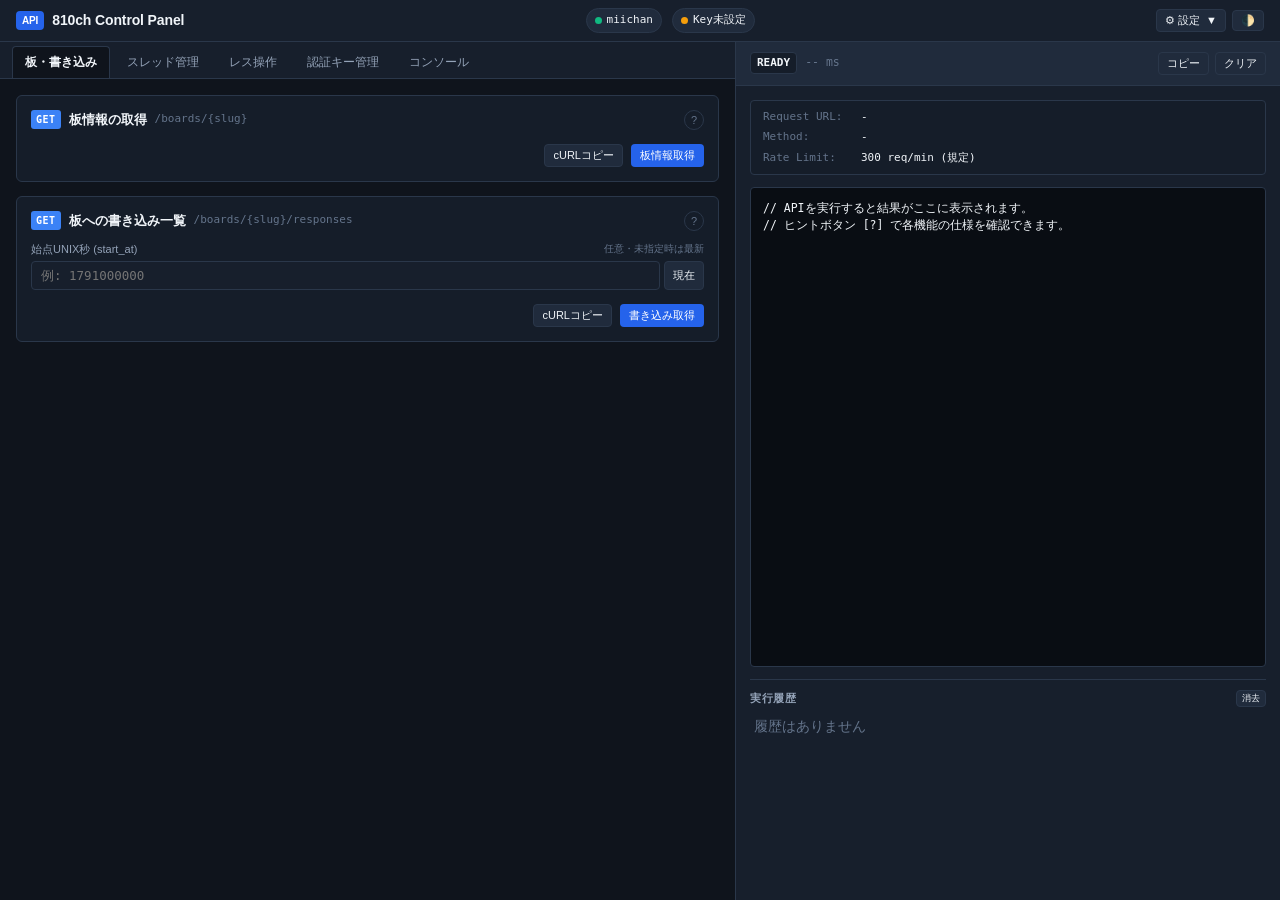
<file: docs/index.html>
<!DOCTYPE html>
<html lang="ja" data-theme="dark">
<head>
  <meta charset="utf-8">
  <meta name="viewport" content="width=device-width, initial-scale=1">
  <title>810ch API Control Panel</title>
  <link rel="stylesheet" href="style.css">
</head>
<body>

  <!-- Top Header / Utility Bar -->
  <header>
    <div class="top-bar">
      <div class="brand">
        <span class="brand-badge">API</span>
        <span class="brand-title">810ch Control Panel</span>
      </div>

      <div class="quick-status">
        <div class="status-pill" id="pill-board-info" title="現在の板スラグ">
          <span class="status-dot active"></span>
          <span id="label-current-slug">miichan</span>
        </div>
        <div class="status-pill" id="pill-auth-status" title="APIキー設定状況">
          <span class="status-dot warn" id="dot-auth"></span>
          <span id="label-auth-status">Key未設定</span>
        </div>
      </div>

      <div class="top-actions">
        <button class="btn btn-secondary btn-sm" id="btn-toggle-config" title="API接続設定の開閉">
          ⚙ 設定 <span id="config-caret">▼</span>
        </button>
        <button class="btn btn-secondary btn-sm" id="btn-toggle-theme" title="ダーク/ライト切り替え">
          🌓
        </button>
      </div>
    </div>

    <!-- Collapsible Settings Panel -->
    <div class="config-drawer hidden" id="config-drawer">
      <div class="field">
        <label>Base URL</label>
        <input type="text" id="cfg-base-url" value="https://810ch.yajuvideo.st/api/v1">
      </div>
      <div class="field">
        <label>Board Slug (板)</label>
        <input type="text" id="cfg-slug" value="miichan">
      </div>
      <div class="field">
        <label>API Key (810ch_miichan_xxxx...)</label>
        <div class="input-with-button">
          <input type="password" id="cfg-api-key" placeholder="BearerキーまたはX-API-Key">
          <button class="btn btn-secondary btn-sm" id="btn-toggle-key-visibility" type="button">👁</button>
        </div>
      </div>
      <div class="field">
        <label>認証ヘッダー方式</label>
        <select id="cfg-auth-type">
          <option value="bearer">Authorization: Bearer &lt;Key&gt;</option>
          <option value="header">X-API-Key: &lt;Key&gt;</option>
        </select>
      </div>
      <div class="field">
        <label>CORSプロキシ (ブラウザ制限回避)</label>
        <select id="cfg-cors-preset">
          <option value="none">使用しない (直接通信)</option>
          <option value="localhost">🧅 ローカルTorプロキシ (http://localhost:8080/?url=)</option>
          <option value="custom">カスタムURL (Cloudflare Worker等)</option>
        </select>
      </div>
      <div class="field" id="wrap-cors-custom" style="display:none;">
        <label>プロキシURLプレフィックス</label>
        <input type="text" id="cfg-cors-proxy" placeholder="例: http://localhost:8080/?url=" value="">
      </div>
      <div class="field" style="justify-content: flex-end;">
        <label>&nbsp;</label>
        <div style="display:flex; gap:6px;">
          <button class="btn btn-primary btn-sm" id="btn-save-config">保存</button>
          <button class="btn btn-secondary btn-sm" id="btn-clear-key">キー消去</button>
        </div>
      </div>
    </div>
  </header>

  <!-- Main Container -->
  <div class="app-container">
    
    <!-- Left: Operations & Tabs -->
    <main class="pane-ops">
      <nav class="tabs-bar" role="tablist">
        <button class="tab-btn active" data-tab="tab-board">板・書き込み</button>
        <button class="tab-btn" data-tab="tab-threads">スレッド管理</button>
        <button class="tab-btn" data-tab="tab-responses">レス操作</button>
        <button class="tab-btn" data-tab="tab-keys">認証キー管理</button>
        <button class="tab-btn" data-tab="tab-raw">コンソール</button>
      </nav>

      <div class="tab-content">
        
        <!-- Tab 1: 板・書き込み -->
        <section class="tab-panel active" id="tab-board">
          <!-- 1. 板情報の取得 -->
          <div class="action-card">
            <div class="action-card-header">
              <div class="action-title-group">
                <span class="badge-method get">GET</span>
                <span class="action-title">板情報の取得</span>
                <span class="action-endpoint">/boards/{slug}</span>
              </div>
              <button class="btn-hint" data-hint="hint-board-info" title="仕様ヒント">?</button>
            </div>
            <div class="hint-box hidden" id="hint-board-info">
              <div>板の基本情報（タイトル、設定、スレ数など）を取得します。</div>
              <pre>curl -H "Authorization: Bearer $KEY" https://810ch.yajuvideo.st/api/v1/boards/{slug}</pre>
            </div>
            <div class="action-row">
              <button class="btn btn-secondary btn-sm btn-copy-curl" data-target="get-board">cURLコピー</button>
              <button class="btn btn-primary btn-sm btn-exec" id="btn-get-board">板情報取得</button>
            </div>
          </div>

          <!-- 2. 板への書き込み一覧 -->
          <div class="action-card">
            <div class="action-card-header">
              <div class="action-title-group">
                <span class="badge-method get">GET</span>
                <span class="action-title">板への書き込み一覧</span>
                <span class="action-endpoint">/boards/{slug}/responses</span>
              </div>
              <button class="btn-hint" data-hint="hint-board-responses" title="仕様ヒント">?</button>
            </div>
            <div class="hint-box hidden" id="hint-board-responses">
              <div>最大50件の書き込みを取得。通常削除済みは除外されます。管理用情報（IP, UA, tuid等）も含まれます。</div>
              <div><code>start_at</code>: 始点unix秒。指定時刻以降を時系列で取得。未指定時は最新50件。</div>
              <pre>curl -H "Authorization: Bearer $KEY" "https://810ch.yajuvideo.st/api/v1/boards/{slug}/responses?start_at=1791000000"</pre>
            </div>
            <div class="form-grid">
              <div class="field">
                <label>始点UNIX秒 (start_at) <span class="opt">任意・未指定時は最新</span></label>
                <div class="input-with-button">
                  <input type="number" id="input-board-start-at" placeholder="例: 1791000000">
                  <button class="btn btn-secondary btn-sm" id="btn-set-now-unix" title="現在時刻(秒)を設定">現在</button>
                </div>
              </div>
            </div>
            <div class="action-row">
              <button class="btn btn-secondary btn-sm btn-copy-curl" data-target="get-board-responses">cURLコピー</button>
              <button class="btn btn-primary btn-sm btn-exec" id="btn-get-board-responses">書き込み取得</button>
            </div>
          </div>
        </section>

        <!-- Tab 2: スレッド管理 -->
        <section class="tab-panel" id="tab-threads">
          <!-- スレ一覧取得 -->
          <div class="action-card">
            <div class="action-card-header">
              <div class="action-title-group">
                <span class="badge-method get">GET</span>
                <span class="action-title">スレッド一覧</span>
                <span class="action-endpoint">/boards/{slug}/threads</span>
              </div>
              <button class="btn-hint" data-hint="hint-threads-list" title="仕様ヒント">?</button>
            </div>
            <div class="hint-box hidden" id="hint-threads-list">
              <div>スレッド一覧をページネーションで取得します。</div>
              <div><code>page</code>: ページ番号 (初期値: 1) / <code>per_page</code>: 1ページの件数 (初期値: 20, 最大: 100)</div>
              <pre>curl -H "Authorization: Bearer $KEY" "https://810ch.yajuvideo.st/api/v1/boards/{slug}/threads?page=1&per_page=20"</pre>
            </div>
            <div class="form-grid">
              <div class="field">
                <label>ページ (page)</label>
                <input type="number" id="input-threads-page" value="1" min="1">
              </div>
              <div class="field">
                <label>件数 (per_page) <span class="opt">最大100</span></label>
                <input type="number" id="input-threads-per-page" value="20" min="1" max="100">
              </div>
            </div>
            <div class="action-row">
              <button class="btn btn-secondary btn-sm btn-copy-curl" data-target="get-threads">cURLコピー</button>
              <button class="btn btn-primary btn-sm btn-exec" id="btn-get-threads">スレ一覧取得</button>
            </div>
          </div>

          <!-- スレ詳細 & 操作 -->
          <div class="action-card">
            <div class="action-card-header">
              <div class="action-title-group">
                <span class="action-title">特定スレッドの取得 & 制御</span>
                <span class="action-endpoint">/threads/{thread_key}</span>
              </div>
              <button class="btn-hint" data-hint="hint-thread-control" title="仕様ヒント">?</button>
            </div>
            <div class="hint-box hidden" id="hint-thread-control">
              <div><code>thread_key</code> はスレURL末尾の10桁（識別キー）です。</div>
              <div><b>スレ詳細取得</b>: GET /api/v1/boards/{slug}/threads/{thread_key}?page=1&per_page=20</div>
              <div><b>強制sage</b>: POSTで有効化、DELETEで解除</div>
              <div><b>スレスト</b>: POSTで書き込み停止、DELETEで停止解除</div>
              <div><b>スレッド削除</b>: DELETEでスレッドを完全削除（警告あり）</div>
            </div>
            <div class="form-grid">
              <div class="field" style="grid-column: 1 / -1;">
                <label>スレッドキー (thread_key) <span class="opt">10桁</span></label>
                <input type="text" id="input-thread-key" placeholder="例: 1712345678">
              </div>
              <div class="field">
                <label>レス一覧ページ (page)</label>
                <input type="number" id="input-thread-page" value="1" min="1">
              </div>
              <div class="field">
                <label>レス取得件数 (per_page)</label>
                <input type="number" id="input-thread-per-page" value="20" min="1" max="100">
              </div>
            </div>

            <!-- 操作ボタングリッド -->
            <div style="display:flex; flex-wrap:wrap; gap:6px; margin-top:6px; justify-content:space-between; align-items:center;">
              <div style="display:flex; gap:6px; flex-wrap:wrap;">
                <button class="btn btn-primary btn-sm btn-exec" id="btn-get-thread-detail">
                  <span class="badge-method get" style="font-size:9px;">GET</span> 詳細・レス取得
                </button>
                <button class="btn btn-secondary btn-sm btn-copy-curl" data-target="get-thread-detail">cURL</button>
              </div>

              <!-- 折りたたみ可能な管理アクション -->
              <div style="display:flex; gap:6px; flex-wrap:wrap;">
                <button class="btn btn-secondary btn-sm" id="btn-post-forcesage" title="スレッドを強制sage状態にします">
                  <span class="badge-method post" style="font-size:9px;">POST</span> 強制sage
                </button>
                <button class="btn btn-secondary btn-sm" id="btn-delete-forcesage" title="強制sageを解除します">
                  <span class="badge-method delete" style="font-size:9px;">DEL</span> sage解除
                </button>
                <button class="btn btn-secondary btn-sm" id="btn-post-threadstop" title="スレッドの書き込みを停止します">
                  <span class="badge-method post" style="font-size:9px;">POST</span> スレスト
                </button>
                <button class="btn btn-secondary btn-sm" id="btn-delete-threadstop" title="スレストを解除します">
                  <span class="badge-method delete" style="font-size:9px;">DEL</span> スレスト解除
                </button>
                <button class="btn btn-danger btn-sm" id="btn-delete-thread" title="スレッド全体を削除します">
                  <span class="badge-method delete" style="font-size:9px;">DEL</span> スレ削除
                </button>
              </div>
            </div>
          </div>
        </section>

        <!-- Tab 3: レス操作 -->
        <section class="tab-panel" id="tab-responses">
          <!-- レス取得 & 削除 -->
          <div class="action-card">
            <div class="action-card-header">
              <div class="action-title-group">
                <span class="action-title">単一レスの取得・削除</span>
                <span class="action-endpoint">.../threads/{thread_key}/responses/{number}</span>
              </div>
              <button class="btn-hint" data-hint="hint-res-ops" title="仕様ヒント">?</button>
            </div>
            <div class="hint-box hidden" id="hint-res-ops">
              <div><b>単一レス取得</b>: IP, UA, 認証キー等の管理用情報を含むレス情報を取得。</div>
              <div><b>透明削除 (DELETE)</b>: 掲示板上で番号が繰り上がり、痕跡を残さず削除。</div>
              <div><b>通常削除 / aborn (POST .../aborn)</b>: 本文を「あぼーん（削除文言）」で上書き。削除理由（reason）を記録可能。</div>
              <pre># 通常削除 (aborn)
curl -X POST -H "Authorization: Bearer $KEY" -d "reason=スパム" https://810ch.yajuvideo.st/api/v1/boards/{slug}/threads/{thread_key}/responses/{number}/aborn

# 透明削除
curl -X DELETE -H "Authorization: Bearer $KEY" https://810ch.yajuvideo.st/api/v1/boards/{slug}/threads/{thread_key}/responses/{number}</pre>
            </div>

            <div class="form-grid">
              <div class="field">
                <label>スレッドキー (thread_key)</label>
                <input type="text" id="input-res-thread-key" placeholder="10桁スレキー">
              </div>
              <div class="field">
                <label>レス番号 (number)</label>
                <input type="number" id="input-res-number" placeholder="例: 15" min="1">
              </div>
              <div class="field" style="grid-column: 1 / -1;">
                <label>通常削除の理由 (reason) <span class="opt">任意（通常削除時のみ）</span></label>
                <input type="text" id="input-res-reason" placeholder="例: スパム・荒らし">
              </div>
            </div>

            <div style="display:flex; justify-content:space-between; align-items:center; margin-top:6px; flex-wrap:wrap; gap:8px;">
              <div style="display:flex; gap:6px;">
                <button class="btn btn-primary btn-sm btn-exec" id="btn-get-single-res">
                  <span class="badge-method get" style="font-size:9px;">GET</span> 単一レス取得
                </button>
                <button class="btn btn-secondary btn-sm btn-copy-curl" data-target="get-single-res">cURL</button>
              </div>

              <div style="display:flex; gap:6px;">
                <button class="btn btn-warning btn-sm" id="btn-aborn-res">
                  <span class="badge-method post" style="font-size:9px;">POST</span> 通常削除 (aborn)
                </button>
                <button class="btn btn-danger btn-sm" id="btn-delete-transparent-res">
                  <span class="badge-method delete" style="font-size:9px;">DEL</span> 透明削除 (繰上げ)
                </button>
              </div>
            </div>
          </div>
        </section>

        <!-- Tab 4: 認証キー管理 -->
        <section class="tab-panel" id="tab-keys">
          <!-- 認証キー一覧 -->
          <div class="action-card">
            <div class="action-card-header">
              <div class="action-title-group">
                <span class="badge-method get">GET</span>
                <span class="action-title">認証キー一覧</span>
                <span class="action-endpoint">/boards/{slug}/post_keys</span>
              </div>
              <button class="btn-hint" data-hint="hint-post-keys" title="仕様ヒント">?</button>
            </div>
            <div class="hint-box hidden" id="hint-post-keys">
              <div>板で発行された認証キーの一覧（認証キーID public_id, 書込数, 発行IP/UA等）を取得します。</div>
              <div>※認証キーの新規発行はセルフ発行のみで、APIからは行えません。</div>
              <pre>curl -H "Authorization: Bearer $KEY" https://810ch.yajuvideo.st/api/v1/boards/{slug}/post_keys</pre>
            </div>
            <div class="action-row">
              <button class="btn btn-secondary btn-sm btn-copy-curl" data-target="get-post-keys">cURLコピー</button>
              <button class="btn btn-primary btn-sm btn-exec" id="btn-get-post-keys">一覧取得</button>
            </div>
          </div>

          <!-- 個別キー操作 -->
          <div class="action-card">
            <div class="action-card-header">
              <div class="action-title-group">
                <span class="action-title">キー指定操作 (履歴 / 無効化 / 一括削除)</span>
                <span class="action-endpoint">/post_keys/{public_id}...</span>
              </div>
              <button class="btn-hint" data-hint="hint-key-ops" title="仕様ヒント">?</button>
            </div>
            <div class="hint-box hidden" id="hint-key-ops">
              <div><code>{public_id}</code> は認証キー一覧で得られるID（<code>pk_...</code>形式）です。</div>
              <div><b>書き込み履歴 (GET .../writings)</b>: 通常削除済みを除く最新50件を時系列で取得。</div>
              <div><b>認証キー無効化 (DELETE .../{public_id})</b>: 今後の書き込みを禁止（過去の紐付けは保持）。</div>
              <div><b>全書き込み通常削除 (POST .../aborn_all)</b>: そのキーで行われた全書き込みを通常削除。</div>
              <pre># 全書き込み削除
curl -H "Authorization: Bearer $KEY" -X POST https://810ch.yajuvideo.st/api/v1/boards/{slug}/post_keys/{public_id}/aborn_all</pre>
            </div>

            <div class="form-grid">
              <div class="field" style="grid-column: 1 / -1;">
                <label>認証キーID (public_id) <span class="opt">pk_...</span></label>
                <input type="text" id="input-public-id" placeholder="例: pk_12345678abcdef">
              </div>
            </div>

            <div style="display:flex; justify-content:space-between; align-items:center; margin-top:6px; flex-wrap:wrap; gap:8px;">
              <div style="display:flex; gap:6px;">
                <button class="btn btn-primary btn-sm btn-exec" id="btn-get-key-writings">
                  <span class="badge-method get" style="font-size:9px;">GET</span> 書込履歴 (最新50件)
                </button>
                <button class="btn btn-secondary btn-sm btn-copy-curl" data-target="get-key-writings">cURL</button>
              </div>

              <div style="display:flex; gap:6px;">
                <button class="btn btn-danger btn-sm" id="btn-delete-key" title="この認証キーでの今後の書き込みを停止します">
                  <span class="badge-method delete" style="font-size:9px;">DEL</span> キー無効化
                </button>
                <button class="btn btn-warning btn-sm" id="btn-aborn-all-key" title="このキーのすべてのレスを一括で通常削除します">
                  <span class="badge-method post" style="font-size:9px;">POST</span> 全書き込み通常削除
                </button>
              </div>
            </div>
          </div>
        </section>

        <!-- Tab 5: Raw API Console -->
        <section class="tab-panel" id="tab-raw">
          <div class="action-card">
            <div class="action-card-header">
              <div class="action-title-group">
                <span class="action-title">自由実行コンソール (Raw API Executor)</span>
              </div>
              <button class="btn-hint" data-hint="hint-raw" title="ヒント">?</button>
            </div>
            <div class="hint-box hidden" id="hint-raw">
              <div>任意のエンドポイントに対して直接リクエストを発行できます。URL内の <code>{slug}</code> は設定の板スラグに自動置換されます。</div>
            </div>

            <div class="form-grid">
              <div class="field" style="max-width: 120px;">
                <label>Method</label>
                <select id="raw-method">
                  <option value="GET">GET</option>
                  <option value="POST">POST</option>
                  <option value="DELETE">DELETE</option>
                  <option value="PUT">PUT</option>
                  <option value="PATCH">PATCH</option>
                </select>
              </div>
              <div class="field" style="flex:1;">
                <label>相対パス または フルURL</label>
                <input type="text" id="raw-path" value="/boards/{slug}">
              </div>
            </div>

            <div class="field" style="margin-top:6px;">
              <label>Body (POST時など / x-www-form-urlencoded または JSON) <span class="opt">任意</span></label>
              <textarea id="raw-body" rows="2" placeholder="例: reason=スパム または {&quot;reason&quot;: &quot;スパム&quot;}"></textarea>
            </div>

            <div class="action-row">
              <button class="btn btn-secondary btn-sm btn-copy-curl" data-target="raw-exec">cURLコピー</button>
              <button class="btn btn-primary btn-sm btn-exec" id="btn-exec-raw">送信実行</button>
            </div>
          </div>
        </section>

      </div>
    </main>

    <!-- Right: Response & Inspector -->
    <aside class="pane-inspector">
      <div class="inspector-header">
        <div class="inspector-meta">
          <span class="status-badge" id="resp-status">READY</span>
          <span class="time-badge" id="resp-time">-- ms</span>
        </div>
        <div style="display:flex; gap:6px;">
          <button class="btn btn-secondary btn-sm" id="btn-copy-resp" title="レスポンスJSONをコピー">コピー</button>
          <button class="btn btn-secondary btn-sm" id="btn-clear-resp" title="表示クリア">クリア</button>
        </div>
      </div>

      <!-- Rate Limit Alert Banner -->
      <div class="ratelimit-banner hidden" id="ratelimit-banner">
        <span>⚠️ レートリミット制限 (429 Too Many Requests)</span>
        <span id="ratelimit-countdown">待機中...</span>
      </div>

      <!-- CORS Error Alert Banner -->
      <div class="cors-banner hidden" id="cors-banner">
        <div style="display:flex; flex-direction:column; gap:4px;">
          <span>🚫 <b>CORS制限エラー（ブラウザ遮断）</b></span>
          <span style="font-size:11.5px; color:var(--text-muted);">
            APIサーバーにCORS許可ヘッダーがなく、ブラウザからの直接通信が拒否されました。
          </span>
        </div>
        <div style="display:flex; gap:6px; margin-top:8px; flex-wrap:wrap;">
          <button class="btn btn-primary btn-sm" id="btn-quick-fix-cors">🧅 ローカルTorプロキシ（Tor経由）を適用して再試行</button>
        </div>
      </div>

      <div class="inspector-body">
        <!-- Request Summary Info -->
        <div class="meta-box" id="req-meta-box">
          <div class="meta-row">
            <span class="meta-label">Request URL:</span>
            <span class="meta-value" id="meta-url">-</span>
          </div>
          <div class="meta-row">
            <span class="meta-label">Method:</span>
            <span class="meta-value" id="meta-method">-</span>
          </div>
          <div class="meta-row">
            <span class="meta-label">Rate Limit:</span>
            <span class="meta-value" id="meta-ratelimit">300 req/min (規定)</span>
          </div>
        </div>

        <!-- Response Body -->
        <pre class="response-viewer" id="resp-viewer">// APIを実行すると結果がここに表示されます。
// ヒントボタン [?] で各機能の仕様を確認できます。</pre>

        <!-- Request History -->
        <div class="history-section">
          <div class="history-title">
            <span>実行履歴</span>
            <button class="btn btn-secondary btn-sm" style="font-size:9px; padding:1px 5px;" id="btn-clear-history">消去</button>
          </div>
          <div class="history-list" id="history-list">
            <!-- 履歴がJSによって追加される -->
          </div>
        </div>
      </div>
    </aside>

  </div>

  <!-- Confirm Modal -->
  <div class="modal-backdrop hidden" id="confirm-modal">
    <div class="modal-box">
      <div class="modal-title" id="modal-title">⚠️ 警告: 破壊的操作の確認</div>
      <div class="modal-desc" id="modal-desc">この操作を実行してもよろしいですか？</div>
      <div class="modal-actions">
        <button class="btn btn-secondary btn-sm" id="btn-modal-cancel">キャンセル</button>
        <button class="btn btn-danger btn-sm" id="btn-modal-confirm">実行する</button>
      </div>
    </div>
  </div>

  <script src="app.js"></script>
</body>
</html>
</file>
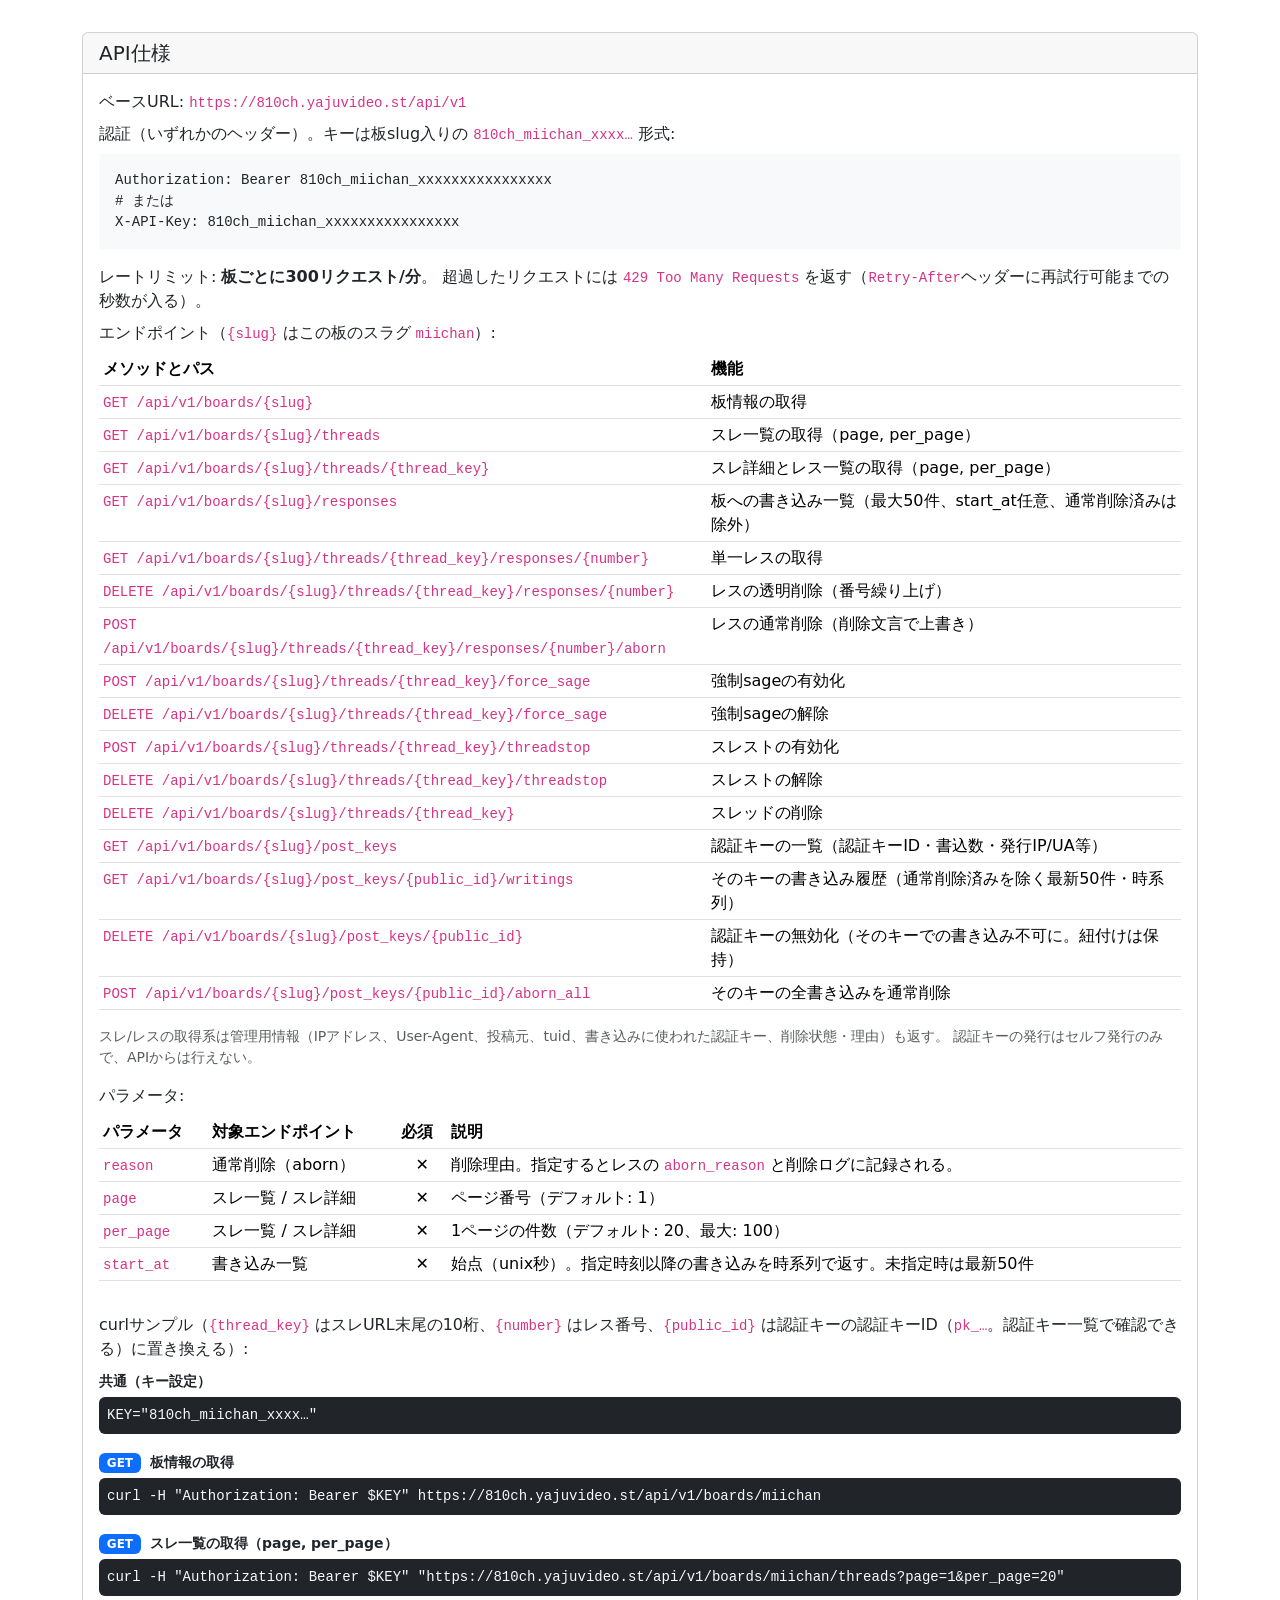
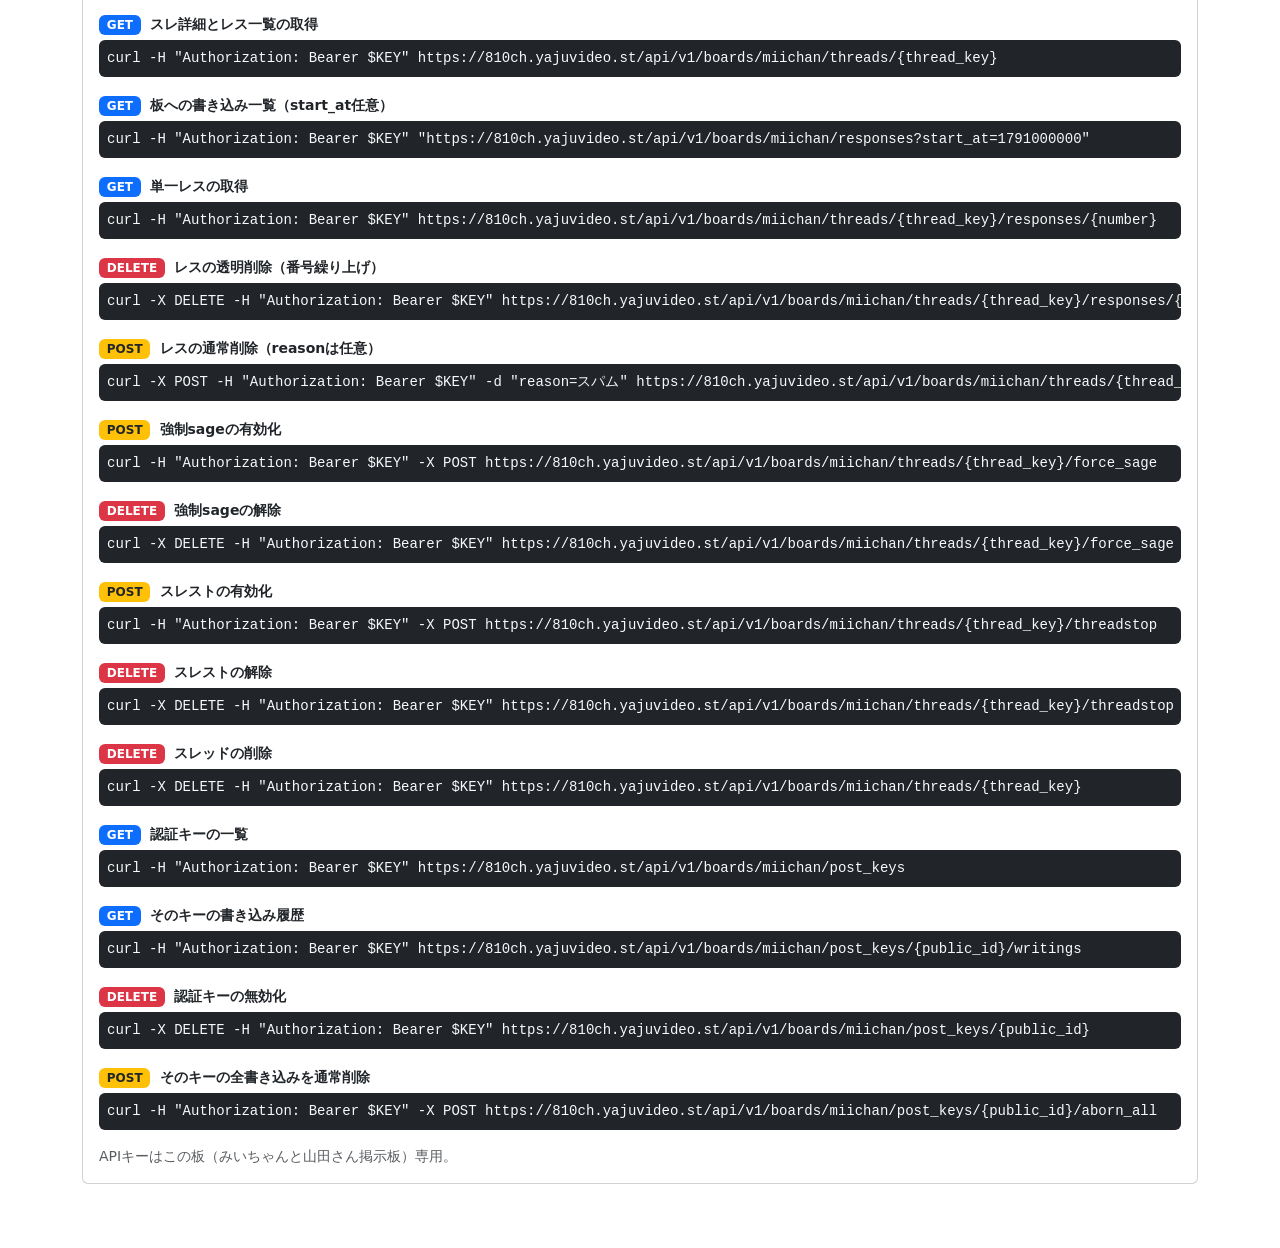
<file: doc.html>
<!DOCTYPE html>
<html lang="ja">
<head>
  <meta charset="utf-8">
  <meta name="viewport" content="width=device-width, initial-scale=1">
  <title>Exported Page</title>
  <!-- Bootstrap 5 CSS CDN -->
  <link href="https://cdn.jsdelivr.net/npm/bootstrap@5.3.0/dist/css/bootstrap.min.css" rel="stylesheet">
  <style>
    body {
      padding-top: 2rem;
      padding-bottom: 4rem;
      background-color: #ffffff;
    }
    img {
      max-width: 100%;
      height: auto;
    }
  </style>
</head>
<body>
  <div class="container">
    <div class="card"><div class="card-header"><h5 class="mb-0">API仕様</h5></div><div class="card-body"><p class="mb-2">ベースURL: <code>https://810ch.yajuvideo.st/api/v1</code></p><p class="mb-2">認証（いずれかのヘッダー）。キーは板slug入りの <code>810ch_miichan_xxxx…</code> 形式:</p><pre class="bg-light p-3"><code>Authorization: Bearer 810ch_miichan_xxxxxxxxxxxxxxxx
# または
X-API-Key: 810ch_miichan_xxxxxxxxxxxxxxxx</code></pre><p class="mb-2">
        レートリミット: <b>板ごとに300リクエスト/分</b>。
        超過したリクエストには <code>429 Too Many Requests</code> を返す（<code>Retry-After</code>ヘッダーに再試行可能までの秒数が入る）。
      </p><p class="mb-2">エンドポイント（<code>{slug}</code> はこの板のスラグ <code>miichan</code>）:</p><table class="table table-sm">
        <thead>
          <tr><th>メソッドとパス</th><th>機能</th></tr>
        </thead>
        <tbody>
          <tr><td><code>GET /api/v1/boards/{slug}</code></td><td>板情報の取得</td></tr>
          <tr><td><code>GET /api/v1/boards/{slug}/threads</code></td><td>スレ一覧の取得（page, per_page）</td></tr>
          <tr><td><code>GET /api/v1/boards/{slug}/threads/{thread_key}</code></td><td>スレ詳細とレス一覧の取得（page, per_page）</td></tr>
          <tr><td><code>GET /api/v1/boards/{slug}/responses</code></td><td>板への書き込み一覧（最大50件、start_at任意、通常削除済みは除外）</td></tr>
          <tr><td><code>GET /api/v1/boards/{slug}/threads/{thread_key}/responses/{number}</code></td><td>単一レスの取得</td></tr>
          <tr><td><code>DELETE /api/v1/boards/{slug}/threads/{thread_key}/responses/{number}</code></td><td>レスの透明削除（番号繰り上げ）</td></tr>
          <tr><td><code>POST /api/v1/boards/{slug}/threads/{thread_key}/responses/{number}/aborn</code></td><td>レスの通常削除（削除文言で上書き）</td></tr>
          <tr><td><code>POST /api/v1/boards/{slug}/threads/{thread_key}/force_sage</code></td><td>強制sageの有効化</td></tr>
          <tr><td><code>DELETE /api/v1/boards/{slug}/threads/{thread_key}/force_sage</code></td><td>強制sageの解除</td></tr>
          <tr><td><code>POST /api/v1/boards/{slug}/threads/{thread_key}/threadstop</code></td><td>スレストの有効化</td></tr>
          <tr><td><code>DELETE /api/v1/boards/{slug}/threads/{thread_key}/threadstop</code></td><td>スレストの解除</td></tr>
          <tr><td><code>DELETE /api/v1/boards/{slug}/threads/{thread_key}</code></td><td>スレッドの削除</td></tr>
          <tr><td><code>GET /api/v1/boards/{slug}/post_keys</code></td><td>認証キーの一覧（認証キーID・書込数・発行IP/UA等）</td></tr>
          <tr><td><code>GET /api/v1/boards/{slug}/post_keys/{public_id}/writings</code></td><td>そのキーの書き込み履歴（通常削除済みを除く最新50件・時系列）</td></tr>
          <tr><td><code>DELETE /api/v1/boards/{slug}/post_keys/{public_id}</code></td><td>認証キーの無効化（そのキーでの書き込み不可に。紐付けは保持）</td></tr>
          <tr><td><code>POST /api/v1/boards/{slug}/post_keys/{public_id}/aborn_all</code></td><td>そのキーの全書き込みを通常削除</td></tr>
        </tbody>
      </table><p class="text-muted small">
        スレ/レスの取得系は管理用情報（IPアドレス、User-Agent、投稿元、tuid、書き込みに使われた認証キー、削除状態・理由）も返す。
        認証キーの発行はセルフ発行のみで、APIからは行えない。
      </p><p class="mb-2 mt-3">パラメータ:</p><div class="table-responsive"><table class="table table-sm">
          <thead>
            <tr><th>パラメータ</th><th>対象エンドポイント</th><th>必須</th><th>説明</th></tr>
          </thead>
          <tbody>
            <tr>
              <td><code>reason</code></td>
              <td>通常削除（aborn）</td>
              <td class="text-center">✕</td>
              <td>削除理由。指定するとレスの <code>aborn_reason</code> と削除ログに記録される。</td>
            </tr>
            <tr>
              <td><code>page</code></td>
              <td>スレ一覧 / スレ詳細</td>
              <td class="text-center">✕</td>
              <td>ページ番号（デフォルト: 1）</td>
            </tr>
            <tr>
              <td><code>per_page</code></td>
              <td>スレ一覧 / スレ詳細</td>
              <td class="text-center">✕</td>
              <td>1ページの件数（デフォルト: 20、最大: 100）</td>
            </tr>
            <tr>
              <td><code>start_at</code></td>
              <td>書き込み一覧</td>
              <td class="text-center">✕</td>
              <td>始点（unix秒）。指定時刻以降の書き込みを時系列で返す。未指定時は最新50件</td>
            </tr>
          </tbody>
        </table></div><p class="mb-2 mt-3">curlサンプル（<code>{thread_key}</code> はスレURL末尾の10桁、<code>{number}</code> はレス番号、<code>{public_id}</code> は認証キーの認証キーID（<code>pk_…</code>。認証キー一覧で確認できる）に置き換える）:</p><div class="mb-3"><div class="mb-1"><span class="small fw-bold">共通（キー設定）</span></div><pre class="bg-dark text-light rounded p-2 mb-0"><code>KEY="810ch_miichan_xxxx…"</code></pre></div><div class="mb-3"><div class="mb-1">
            <span class="badge bg-primary me-1">GET</span>
            <span class="small fw-bold">板情報の取得</span>
          </div><pre class="bg-dark text-light rounded p-2 mb-0"><code>curl -H "Authorization: Bearer $KEY" https://810ch.yajuvideo.st/api/v1/boards/miichan</code></pre></div><div class="mb-3"><div class="mb-1">
            <span class="badge bg-primary me-1">GET</span>
            <span class="small fw-bold">スレ一覧の取得（page, per_page）</span>
          </div><pre class="bg-dark text-light rounded p-2 mb-0"><code>curl -H "Authorization: Bearer $KEY" "https://810ch.yajuvideo.st/api/v1/boards/miichan/threads?page=1&amp;per_page=20"</code></pre></div><div class="mb-3"><div class="mb-1">
            <span class="badge bg-primary me-1">GET</span>
            <span class="small fw-bold">スレ詳細とレス一覧の取得</span>
          </div><pre class="bg-dark text-light rounded p-2 mb-0"><code>curl -H "Authorization: Bearer $KEY" https://810ch.yajuvideo.st/api/v1/boards/miichan/threads/{thread_key}</code></pre></div><div class="mb-3"><div class="mb-1">
            <span class="badge bg-primary me-1">GET</span>
            <span class="small fw-bold">板への書き込み一覧（start_at任意）</span>
          </div><pre class="bg-dark text-light rounded p-2 mb-0"><code>curl -H "Authorization: Bearer $KEY" "https://810ch.yajuvideo.st/api/v1/boards/miichan/responses?start_at=1791000000"</code></pre></div><div class="mb-3"><div class="mb-1">
            <span class="badge bg-primary me-1">GET</span>
            <span class="small fw-bold">単一レスの取得</span>
          </div><pre class="bg-dark text-light rounded p-2 mb-0"><code>curl -H "Authorization: Bearer $KEY" https://810ch.yajuvideo.st/api/v1/boards/miichan/threads/{thread_key}/responses/{number}</code></pre></div><div class="mb-3"><div class="mb-1">
            <span class="badge bg-danger me-1">DELETE</span>
            <span class="small fw-bold">レスの透明削除（番号繰り上げ）</span>
          </div><pre class="bg-dark text-light rounded p-2 mb-0"><code>curl -X DELETE -H "Authorization: Bearer $KEY" https://810ch.yajuvideo.st/api/v1/boards/miichan/threads/{thread_key}/responses/{number}</code></pre></div><div class="mb-3"><div class="mb-1">
            <span class="badge bg-warning text-dark me-1">POST</span>
            <span class="small fw-bold">レスの通常削除（reasonは任意）</span>
          </div><pre class="bg-dark text-light rounded p-2 mb-0"><code>curl -X POST -H "Authorization: Bearer $KEY" -d "reason=スパム" https://810ch.yajuvideo.st/api/v1/boards/miichan/threads/{thread_key}/responses/{number}/aborn</code></pre></div><div class="mb-3"><div class="mb-1">
            <span class="badge bg-warning text-dark me-1">POST</span>
            <span class="small fw-bold">強制sageの有効化</span>
          </div><pre class="bg-dark text-light rounded p-2 mb-0"><code>curl -H "Authorization: Bearer $KEY" -X POST https://810ch.yajuvideo.st/api/v1/boards/miichan/threads/{thread_key}/force_sage</code></pre></div><div class="mb-3"><div class="mb-1">
            <span class="badge bg-danger me-1">DELETE</span>
            <span class="small fw-bold">強制sageの解除</span>
          </div><pre class="bg-dark text-light rounded p-2 mb-0"><code>curl -X DELETE -H "Authorization: Bearer $KEY" https://810ch.yajuvideo.st/api/v1/boards/miichan/threads/{thread_key}/force_sage</code></pre></div><div class="mb-3"><div class="mb-1">
            <span class="badge bg-warning text-dark me-1">POST</span>
            <span class="small fw-bold">スレストの有効化</span>
          </div><pre class="bg-dark text-light rounded p-2 mb-0"><code>curl -H "Authorization: Bearer $KEY" -X POST https://810ch.yajuvideo.st/api/v1/boards/miichan/threads/{thread_key}/threadstop</code></pre></div><div class="mb-3"><div class="mb-1">
            <span class="badge bg-danger me-1">DELETE</span>
            <span class="small fw-bold">スレストの解除</span>
          </div><pre class="bg-dark text-light rounded p-2 mb-0"><code>curl -X DELETE -H "Authorization: Bearer $KEY" https://810ch.yajuvideo.st/api/v1/boards/miichan/threads/{thread_key}/threadstop</code></pre></div><div class="mb-3"><div class="mb-1">
            <span class="badge bg-danger me-1">DELETE</span>
            <span class="small fw-bold">スレッドの削除</span>
          </div><pre class="bg-dark text-light rounded p-2 mb-0"><code>curl -X DELETE -H "Authorization: Bearer $KEY" https://810ch.yajuvideo.st/api/v1/boards/miichan/threads/{thread_key}</code></pre></div><div class="mb-3"><div class="mb-1">
            <span class="badge bg-primary me-1">GET</span>
            <span class="small fw-bold">認証キーの一覧</span>
          </div><pre class="bg-dark text-light rounded p-2 mb-0"><code>curl -H "Authorization: Bearer $KEY" https://810ch.yajuvideo.st/api/v1/boards/miichan/post_keys</code></pre></div><div class="mb-3"><div class="mb-1">
            <span class="badge bg-primary me-1">GET</span>
            <span class="small fw-bold">そのキーの書き込み履歴</span>
          </div><pre class="bg-dark text-light rounded p-2 mb-0"><code>curl -H "Authorization: Bearer $KEY" https://810ch.yajuvideo.st/api/v1/boards/miichan/post_keys/{public_id}/writings</code></pre></div><div class="mb-3"><div class="mb-1">
            <span class="badge bg-danger me-1">DELETE</span>
            <span class="small fw-bold">認証キーの無効化</span>
          </div><pre class="bg-dark text-light rounded p-2 mb-0"><code>curl -X DELETE -H "Authorization: Bearer $KEY" https://810ch.yajuvideo.st/api/v1/boards/miichan/post_keys/{public_id}</code></pre></div><div class="mb-3"><div class="mb-1">
            <span class="badge bg-warning text-dark me-1">POST</span>
            <span class="small fw-bold">そのキーの全書き込みを通常削除</span>
          </div><pre class="bg-dark text-light rounded p-2 mb-0"><code>curl -H "Authorization: Bearer $KEY" -X POST https://810ch.yajuvideo.st/api/v1/boards/miichan/post_keys/{public_id}/aborn_all</code></pre></div><p class="text-muted small mb-0">
        APIキーはこの板（みいちゃんと山田さん掲示板）専用。
      </p></div></div>

  </div>
  <!-- Bootstrap 5 JS Bundle CDN -->
  <script src="https://cdn.jsdelivr.net/npm/bootstrap@5.3.0/dist/js/bootstrap.bundle.min.js"></script>
</body>
</html>
</file>
<file: docs/style.css>
:root {
  --bg-primary: #0f141c;
  --bg-secondary: #171f2c;
  --bg-tertiary: #202b3c;
  --bg-card: #151d29;
  --border: #2a374a;
  --border-focus: #3b82f6;
  --text-main: #f1f5f9;
  --text-muted: #94a3b8;
  --text-dim: #64748b;
  --accent: #2563eb;
  --accent-hover: #1d4ed8;
  --accent-light: rgba(37, 99, 235, 0.15);
  --success: #10b981;
  --warning: #f59e0b;
  --danger: #ef4444;
  --method-get: #3b82f6;
  --method-post: #f59e0b;
  --method-delete: #ef4444;
  --code-bg: #090d13;
  --radius-sm: 4px;
  --radius-md: 6px;
  --radius-lg: 8px;
  --font-sans: -apple-system, BlinkMacSystemFont, "Segoe UI", Roboto, "Helvetica Neue", Arial, sans-serif;
  --font-mono: ui-monospace, SFMono-Regular, "Cascadia Code", "Source Code Pro", Menlo, Consolas, monospace;
}

[data-theme="light"] {
  --bg-primary: #f8fafc;
  --bg-secondary: #f1f5f9;
  --bg-tertiary: #e2e8f0;
  --bg-card: #ffffff;
  --border: #cbd5e1;
  --border-focus: #2563eb;
  --text-main: #0f172a;
  --text-muted: #475569;
  --text-dim: #94a3b8;
  --code-bg: #f1f5f9;
  --accent-light: rgba(37, 99, 235, 0.08);
}

* {
  box-sizing: border-box;
  margin: 0;
  padding: 0;
}

body {
  font-family: var(--font-sans);
  background-color: var(--bg-primary);
  color: var(--text-main);
  line-height: 1.5;
  font-size: 13.5px;
  min-height: 100vh;
  display: flex;
  flex-direction: column;
}

/* Header & Utility Bar */
header {
  background: var(--bg-secondary);
  border-bottom: 1px solid var(--border);
  position: sticky;
  top: 0;
  z-index: 50;
}

.top-bar {
  display: flex;
  align-items: center;
  justify-content: space-between;
  padding: 8px 16px;
  gap: 12px;
}

.brand {
  display: flex;
  align-items: center;
  gap: 8px;
  font-weight: 600;
  letter-spacing: -0.01em;
}

.brand-badge {
  background: var(--accent);
  color: #fff;
  font-size: 10px;
  font-weight: 700;
  padding: 2px 6px;
  border-radius: var(--radius-sm);
  text-transform: uppercase;
}

.brand-title {
  font-size: 14px;
}

.quick-status {
  display: flex;
  align-items: center;
  gap: 10px;
  font-size: 12px;
}

.status-pill {
  display: inline-flex;
  align-items: center;
  gap: 5px;
  padding: 3px 8px;
  border-radius: 999px;
  background: var(--bg-tertiary);
  border: 1px solid var(--border);
  font-family: var(--font-mono);
  font-size: 11px;
}

.status-dot {
  width: 7px;
  height: 7px;
  border-radius: 50%;
  background: var(--text-dim);
}
.status-dot.active { background: var(--success); }
.status-dot.warn { background: var(--warning); }
.status-dot.error { background: var(--danger); }

.top-actions {
  display: flex;
  align-items: center;
  gap: 6px;
}

/* Collapsible Settings Drawer */
.config-drawer {
  background: var(--bg-card);
  border-top: 1px solid var(--border);
  padding: 12px 16px;
  display: grid;
  grid-template-columns: repeat(auto-fit, minmax(220px, 1fr));
  gap: 12px;
  font-size: 12px;
}

.config-drawer.hidden {
  display: none;
}

/* Main Layout */
.app-container {
  flex: 1;
  display: grid;
  grid-template-columns: 1.15fr 0.85fr;
  height: calc(100vh - 45px);
  overflow: hidden;
}

@media (max-width: 1024px) {
  .app-container {
    grid-template-columns: 1fr;
    height: auto;
    overflow: visible;
  }
}

/* Left Pane: Operations */
.pane-ops {
  display: flex;
  flex-direction: column;
  border-right: 1px solid var(--border);
  overflow-y: auto;
  background: var(--bg-primary);
}

/* Navigation Tabs */
.tabs-bar {
  display: flex;
  background: var(--bg-secondary);
  border-bottom: 1px solid var(--border);
  padding: 4px 12px 0;
  gap: 4px;
  overflow-x: auto;
  position: sticky;
  top: 0;
  z-index: 10;
}

.tab-btn {
  background: transparent;
  border: 1px solid transparent;
  border-bottom: none;
  color: var(--text-muted);
  padding: 7px 12px;
  font-size: 12px;
  font-weight: 500;
  cursor: pointer;
  border-radius: var(--radius-sm) var(--radius-sm) 0 0;
  transition: all 0.15s ease;
  white-space: nowrap;
}

.tab-btn:hover {
  color: var(--text-main);
  background: var(--bg-tertiary);
}

.tab-btn.active {
  color: var(--text-main);
  background: var(--bg-primary);
  border-color: var(--border);
  border-bottom-color: var(--bg-primary);
  font-weight: 600;
}

/* Tab Panels */
.tab-content {
  padding: 16px;
  display: flex;
  flex-direction: column;
  gap: 14px;
}

.tab-panel {
  display: none;
  flex-direction: column;
  gap: 14px;
}

.tab-panel.active {
  display: flex;
}

/* Card & Action Group */
.action-card {
  background: var(--bg-card);
  border: 1px solid var(--border);
  border-radius: var(--radius-md);
  padding: 14px;
  display: flex;
  flex-direction: column;
  gap: 10px;
}

.action-card-header {
  display: flex;
  align-items: center;
  justify-content: space-between;
  gap: 8px;
}

.action-title-group {
  display: flex;
  align-items: center;
  gap: 8px;
}

.badge-method {
  font-family: var(--font-mono);
  font-size: 10px;
  font-weight: 700;
  padding: 2px 5px;
  border-radius: 3px;
  text-transform: uppercase;
  color: #fff;
  letter-spacing: 0.5px;
}
.badge-method.get { background: var(--method-get); }
.badge-method.post { background: var(--method-post); }
.badge-method.delete { background: var(--method-delete); }

.action-title {
  font-size: 13px;
  font-weight: 600;
  color: var(--text-main);
}

.action-endpoint {
  font-family: var(--font-mono);
  font-size: 11px;
  color: var(--text-dim);
}

/* Hint Toggle & Box */
.btn-hint {
  background: transparent;
  border: 1px solid var(--border);
  color: var(--text-dim);
  border-radius: 999px;
  width: 20px;
  height: 20px;
  display: inline-flex;
  align-items: center;
  justify-content: center;
  font-size: 11px;
  cursor: pointer;
  padding: 0;
  transition: all 0.15s ease;
}

.btn-hint:hover, .btn-hint.active {
  color: var(--text-main);
  border-color: var(--border-focus);
  background: var(--accent-light);
}

.hint-box {
  background: var(--bg-secondary);
  border: 1px dashed var(--border);
  border-radius: var(--radius-sm);
  padding: 10px 12px;
  font-size: 12px;
  color: var(--text-muted);
  display: flex;
  flex-direction: column;
  gap: 6px;
}

.hint-box.hidden {
  display: none;
}

.hint-box code {
  font-family: var(--font-mono);
  font-size: 11px;
  background: var(--code-bg);
  padding: 1px 4px;
  border-radius: 3px;
  color: var(--text-main);
}

.hint-box pre {
  font-family: var(--font-mono);
  font-size: 11px;
  background: var(--code-bg);
  padding: 6px 8px;
  border-radius: var(--radius-sm);
  overflow-x: auto;
  border: 1px solid var(--border);
  color: var(--text-main);
}

/* Forms & Inputs */
.form-grid {
  display: grid;
  grid-template-columns: repeat(auto-fit, minmax(180px, 1fr));
  gap: 10px;
}

.field {
  display: flex;
  flex-direction: column;
  gap: 4px;
}

.field label {
  font-size: 11px;
  font-weight: 500;
  color: var(--text-muted);
  display: flex;
  justify-content: space-between;
}

.field label span.opt {
  color: var(--text-dim);
  font-size: 10px;
}

input, select, textarea {
  background: var(--bg-secondary);
  border: 1px solid var(--border);
  border-radius: var(--radius-sm);
  color: var(--text-main);
  font-family: var(--font-sans);
  font-size: 12.5px;
  padding: 6px 9px;
  transition: border-color 0.15s ease;
  width: 100%;
}

input:focus, select:focus, textarea:focus {
  outline: none;
  border-color: var(--border-focus);
}

input[type="text"], input[type="password"], input[type="number"] {
  font-family: var(--font-mono);
}

.input-with-button {
  display: flex;
  gap: 4px;
}

/* Buttons */
.btn {
  display: inline-flex;
  align-items: center;
  justify-content: center;
  gap: 6px;
  padding: 6px 12px;
  font-size: 12px;
  font-weight: 500;
  border-radius: var(--radius-sm);
  cursor: pointer;
  border: 1px solid transparent;
  transition: all 0.15s ease;
  white-space: nowrap;
}

.btn-sm {
  padding: 3px 8px;
  font-size: 11px;
}

.btn-primary {
  background: var(--accent);
  color: #fff;
}
.btn-primary:hover {
  background: var(--accent-hover);
}

.btn-secondary {
  background: var(--bg-tertiary);
  border-color: var(--border);
  color: var(--text-main);
}
.btn-secondary:hover {
  background: var(--border);
}

.btn-warning {
  background: var(--warning);
  color: #111;
}
.btn-warning:hover {
  background: #d97706;
  color: #fff;
}

.btn-danger {
  background: var(--danger);
  color: #fff;
}
.btn-danger:hover {
  background: #dc2626;
}

.action-row {
  display: flex;
  align-items: center;
  justify-content: flex-end;
  gap: 8px;
  margin-top: 4px;
}

/* Right Pane: Response & Inspector */
.pane-inspector {
  display: flex;
  flex-direction: column;
  background: var(--bg-secondary);
  overflow-y: auto;
}

.inspector-header {
  padding: 10px 14px;
  background: var(--bg-tertiary);
  border-bottom: 1px solid var(--border);
  display: flex;
  align-items: center;
  justify-content: space-between;
  gap: 10px;
  position: sticky;
  top: 0;
  z-index: 10;
}

.inspector-meta {
  display: flex;
  align-items: center;
  gap: 8px;
  font-family: var(--font-mono);
  font-size: 11.5px;
}

.status-badge {
  padding: 2px 6px;
  border-radius: var(--radius-sm);
  font-weight: 600;
  font-size: 11px;
  background: var(--bg-card);
  border: 1px solid var(--border);
}
.status-badge.s2xx { color: var(--success); border-color: var(--success); }
.status-badge.s4xx { color: var(--warning); border-color: var(--warning); }
.status-badge.s5xx { color: var(--danger); border-color: var(--danger); }

.time-badge {
  color: var(--text-dim);
}

.inspector-body {
  padding: 14px;
  display: flex;
  flex-direction: column;
  gap: 12px;
  flex: 1;
}

.meta-box {
  background: var(--bg-card);
  border: 1px solid var(--border);
  border-radius: var(--radius-sm);
  padding: 8px 12px;
  font-family: var(--font-mono);
  font-size: 11px;
  display: flex;
  flex-direction: column;
  gap: 4px;
}

.meta-row {
  display: flex;
  gap: 8px;
}
.meta-label {
  color: var(--text-dim);
  width: 90px;
  flex-shrink: 0;
}
.meta-value {
  color: var(--text-main);
  word-break: break-all;
}

.response-viewer {
  background: var(--code-bg);
  border: 1px solid var(--border);
  border-radius: var(--radius-sm);
  padding: 12px;
  font-family: var(--font-mono);
  font-size: 11.5px;
  color: var(--text-main);
  overflow: auto;
  max-height: 480px;
  white-space: pre;
  flex: 1;
}

/* History Box */
.history-section {
  border-top: 1px solid var(--border);
  padding-top: 10px;
}
.history-title {
  font-size: 11px;
  font-weight: 600;
  color: var(--text-muted);
  text-transform: uppercase;
  letter-spacing: 0.5px;
  margin-bottom: 6px;
  display: flex;
  justify-content: space-between;
}
.history-list {
  display: flex;
  flex-direction: column;
  gap: 4px;
  max-height: 160px;
  overflow-y: auto;
}
.history-item {
  display: flex;
  align-items: center;
  justify-content: space-between;
  gap: 8px;
  background: var(--bg-card);
  border: 1px solid var(--border);
  border-radius: var(--radius-sm);
  padding: 5px 8px;
  font-family: var(--font-mono);
  font-size: 11px;
  cursor: pointer;
  transition: border-color 0.15s ease;
}
.history-item:hover {
  border-color: var(--border-focus);
}

/* Details and Accordion */
details {
  background: var(--bg-card);
  border: 1px solid var(--border);
  border-radius: var(--radius-md);
  padding: 8px 12px;
}
details summary {
  font-weight: 600;
  cursor: pointer;
  user-select: none;
  font-size: 12px;
  color: var(--text-muted);
  outline: none;
}
details summary:hover {
  color: var(--text-main);
}
details[open] summary {
  margin-bottom: 8px;
  color: var(--text-main);
}

/* Modal Dialog */
.modal-backdrop {
  position: fixed;
  inset: 0;
  background: rgba(0, 0, 0, 0.65);
  display: flex;
  align-items: center;
  justify-content: center;
  z-index: 100;
  backdrop-filter: blur(2px);
}
.modal-backdrop.hidden {
  display: none;
}
.modal-box {
  background: var(--bg-card);
  border: 1px solid var(--border);
  border-radius: var(--radius-lg);
  padding: 20px;
  max-width: 420px;
  width: 90%;
  display: flex;
  flex-direction: column;
  gap: 14px;
  box-shadow: 0 10px 25px rgba(0,0,0,0.5);
}
.modal-title {
  font-size: 14px;
  font-weight: 700;
  color: var(--danger);
  display: flex;
  align-items: center;
  gap: 8px;
}
.modal-desc {
  font-size: 12.5px;
  color: var(--text-muted);
  line-height: 1.5;
}
.modal-actions {
  display: flex;
  justify-content: flex-end;
  gap: 8px;
}

/* Rate limit warning banner */
.ratelimit-banner {
  background: rgba(245, 158, 11, 0.15);
  border: 1px solid var(--warning);
  color: var(--warning);
  padding: 6px 12px;
  border-radius: var(--radius-sm);
  font-size: 11.5px;
  display: flex;
  align-items: center;
  justify-content: space-between;
}
.ratelimit-banner.hidden {
  display: none;
}

/* CORS error warning banner */
.cors-banner {
  background: rgba(239, 68, 68, 0.12);
  border: 1px solid var(--danger);
  color: var(--text-main);
  padding: 8px 12px;
  border-radius: var(--radius-sm);
  font-size: 11.5px;
  display: flex;
  flex-direction: column;
}
.cors-banner.hidden {
  display: none;
}
</file>
